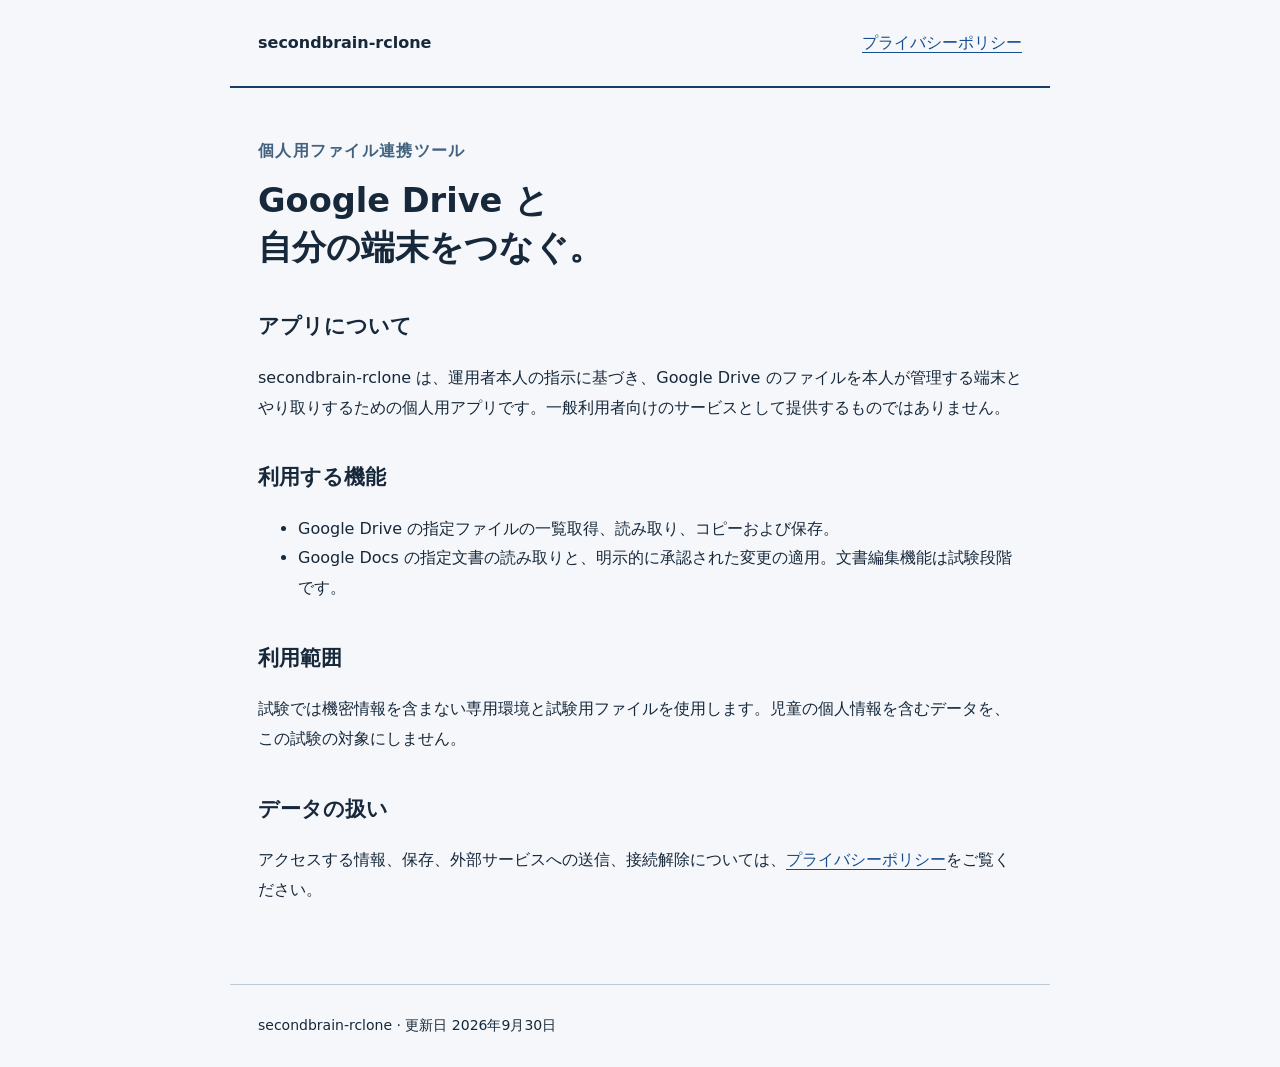
<file: index.html>
<!doctype html><html lang="ja"><head><meta charset="utf-8"><meta name="viewport" content="width=device-width,initial-scale=1"><title>secondbrain-rclone | アプリの説明</title><link rel="stylesheet" href="style.css"><link rel="icon" href="data:image/svg+xml,%3Csvg xmlns='http://www.w3.org/2000/svg' viewBox='0 0 32 32'%3E%3Crect width='32' height='32' rx='6' fill='%23173e6b'/%3E%3Ctext x='8' y='24' font-size='24' fill='white'%3Es%3C/text%3E%3C/svg%3E"></head><body><header><strong>secondbrain-rclone</strong><nav><a href="privacy.html">プライバシーポリシー</a></nav></header><main><div class="label">個人用ファイル連携ツール</div><h1>Google Drive と<br>自分の端末をつなぐ。</h1><h2>アプリについて</h2><p>secondbrain-rclone は、運用者本人の指示に基づき、Google Drive のファイルを本人が管理する端末とやり取りするための個人用アプリです。一般利用者向けのサービスとして提供するものではありません。</p><h2>利用する機能</h2><ul><li>Google Drive の指定ファイルの一覧取得、読み取り、コピーおよび保存。</li><li>Google Docs の指定文書の読み取りと、明示的に承認された変更の適用。文書編集機能は試験段階です。</li></ul><h2>利用範囲</h2><p>試験では機密情報を含まない専用環境と試験用ファイルを使用します。児童の個人情報を含むデータを、この試験の対象にしません。</p><h2>データの扱い</h2><p>アクセスする情報、保存、外部サービスへの送信、接続解除については、<a href="privacy.html">プライバシーポリシー</a>をご覧ください。</p></main><footer>secondbrain-rclone · 更新日 2026年9月30日</footer></body></html>
</file>
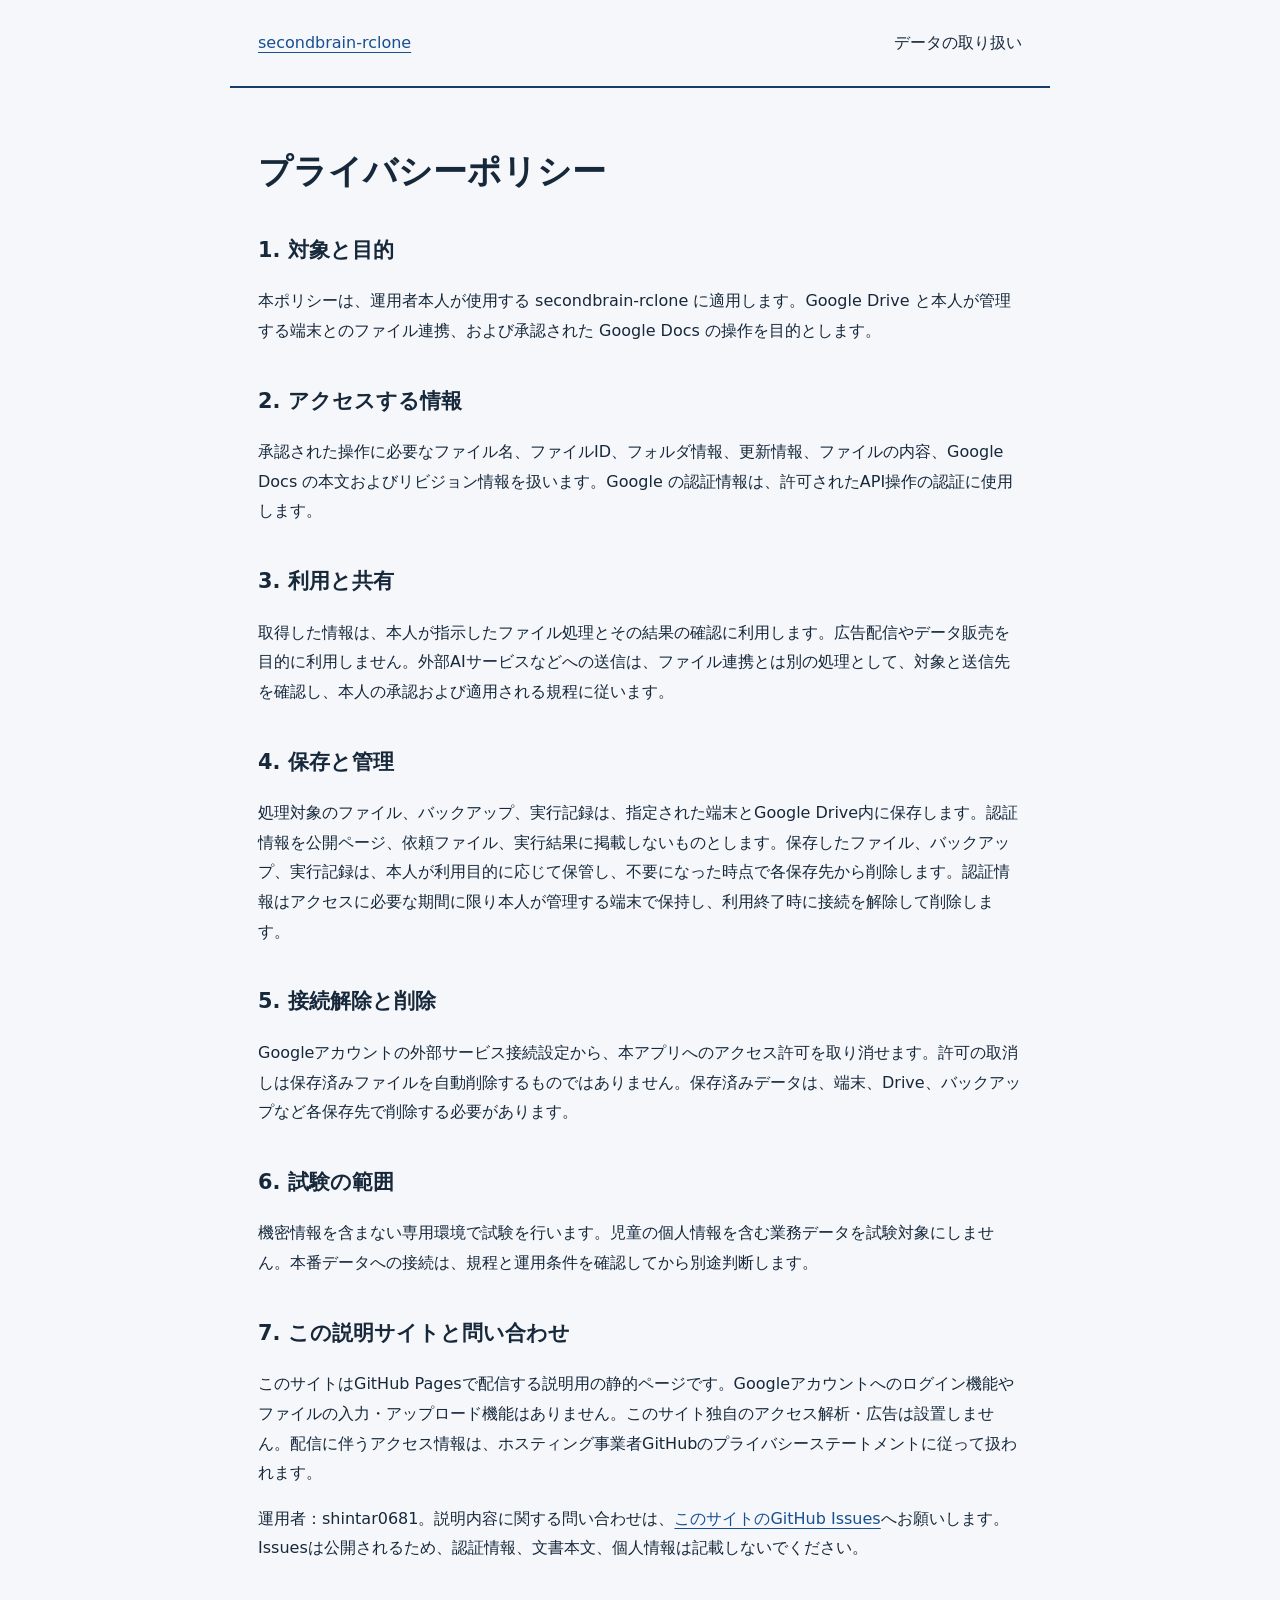
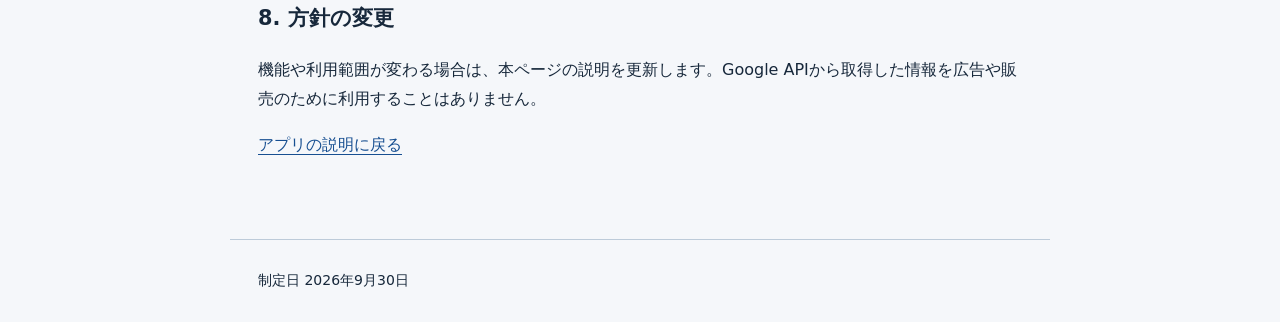
<file: privacy.html>
<!doctype html><html lang="ja"><head><meta charset="utf-8"><meta name="viewport" content="width=device-width,initial-scale=1"><title>プライバシーポリシー | secondbrain-rclone</title><link rel="stylesheet" href="style.css"><link rel="icon" href="data:image/svg+xml,%3Csvg xmlns='http://www.w3.org/2000/svg' viewBox='0 0 32 32'%3E%3Crect width='32' height='32' rx='6' fill='%23173e6b'/%3E%3Ctext x='8' y='24' font-size='24' fill='white'%3Es%3C/text%3E%3C/svg%3E"></head><body><header><a href="index.html">secondbrain-rclone</a><span>データの取り扱い</span></header><main><h1>プライバシーポリシー</h1><h2>1. 対象と目的</h2><p>本ポリシーは、運用者本人が使用する secondbrain-rclone に適用します。Google Drive と本人が管理する端末とのファイル連携、および承認された Google Docs の操作を目的とします。</p><h2>2. アクセスする情報</h2><p>承認された操作に必要なファイル名、ファイルID、フォルダ情報、更新情報、ファイルの内容、Google Docs の本文およびリビジョン情報を扱います。Google の認証情報は、許可されたAPI操作の認証に使用します。</p><h2>3. 利用と共有</h2><p>取得した情報は、本人が指示したファイル処理とその結果の確認に利用します。広告配信やデータ販売を目的に利用しません。外部AIサービスなどへの送信は、ファイル連携とは別の処理として、対象と送信先を確認し、本人の承認および適用される規程に従います。</p><h2>4. 保存と管理</h2><p>処理対象のファイル、バックアップ、実行記録は、指定された端末とGoogle Drive内に保存します。認証情報を公開ページ、依頼ファイル、実行結果に掲載しないものとします。保存したファイル、バックアップ、実行記録は、本人が利用目的に応じて保管し、不要になった時点で各保存先から削除します。認証情報はアクセスに必要な期間に限り本人が管理する端末で保持し、利用終了時に接続を解除して削除します。</p><h2>5. 接続解除と削除</h2><p>Googleアカウントの外部サービス接続設定から、本アプリへのアクセス許可を取り消せます。許可の取消しは保存済みファイルを自動削除するものではありません。保存済みデータは、端末、Drive、バックアップなど各保存先で削除する必要があります。</p><h2>6. 試験の範囲</h2><p>機密情報を含まない専用環境で試験を行います。児童の個人情報を含む業務データを試験対象にしません。本番データへの接続は、規程と運用条件を確認してから別途判断します。</p><h2>7. この説明サイトと問い合わせ</h2><p>このサイトはGitHub Pagesで配信する説明用の静的ページです。Googleアカウントへのログイン機能やファイルの入力・アップロード機能はありません。このサイト独自のアクセス解析・広告は設置しません。配信に伴うアクセス情報は、ホスティング事業者GitHubのプライバシーステートメントに従って扱われます。</p><p>運用者：shintar0681。説明内容に関する問い合わせは、<a href="https://github.com/shintar0681/secondbrain-rclone-info/issues">このサイトのGitHub Issues</a>へお願いします。Issuesは公開されるため、認証情報、文書本文、個人情報は記載しないでください。</p><h2>8. 方針の変更</h2><p>機能や利用範囲が変わる場合は、本ページの説明を更新します。Google APIから取得した情報を広告や販売のために利用することはありません。</p><p><a href="index.html">アプリの説明に戻る</a></p></main><footer>制定日 2026年9月30日</footer></body></html>
</file>
<file: style.css>
:root{font-family:system-ui,-apple-system,sans-serif;color:#17283b;background:#f5f7fa;line-height:1.85}*{box-sizing:border-box}body{margin:0}header,main,footer{max-width:820px;margin:auto;padding:28px}header{border-bottom:2px solid #173e6b;display:flex;justify-content:space-between;gap:20px;flex-wrap:wrap}a{color:#174f91;text-underline-offset:4px}main{padding-top:48px;padding-bottom:64px}h1{font-size:2.1rem;line-height:1.4;margin:12px 0 24px}h2{font-size:1.3rem;margin-top:36px}p,li{font-size:1rem}small{font-size:.875rem}.notice{border-left:4px solid #b16a09;background:#fff3dc;padding:18px 22px}.label{color:#42627f;font-weight:650;letter-spacing:.08em}footer{border-top:1px solid #bdcbd9;font-size:.875rem}@media(max-width:500px){header,main,footer{padding:22px}h1{font-size:1.7rem}}
</file>
